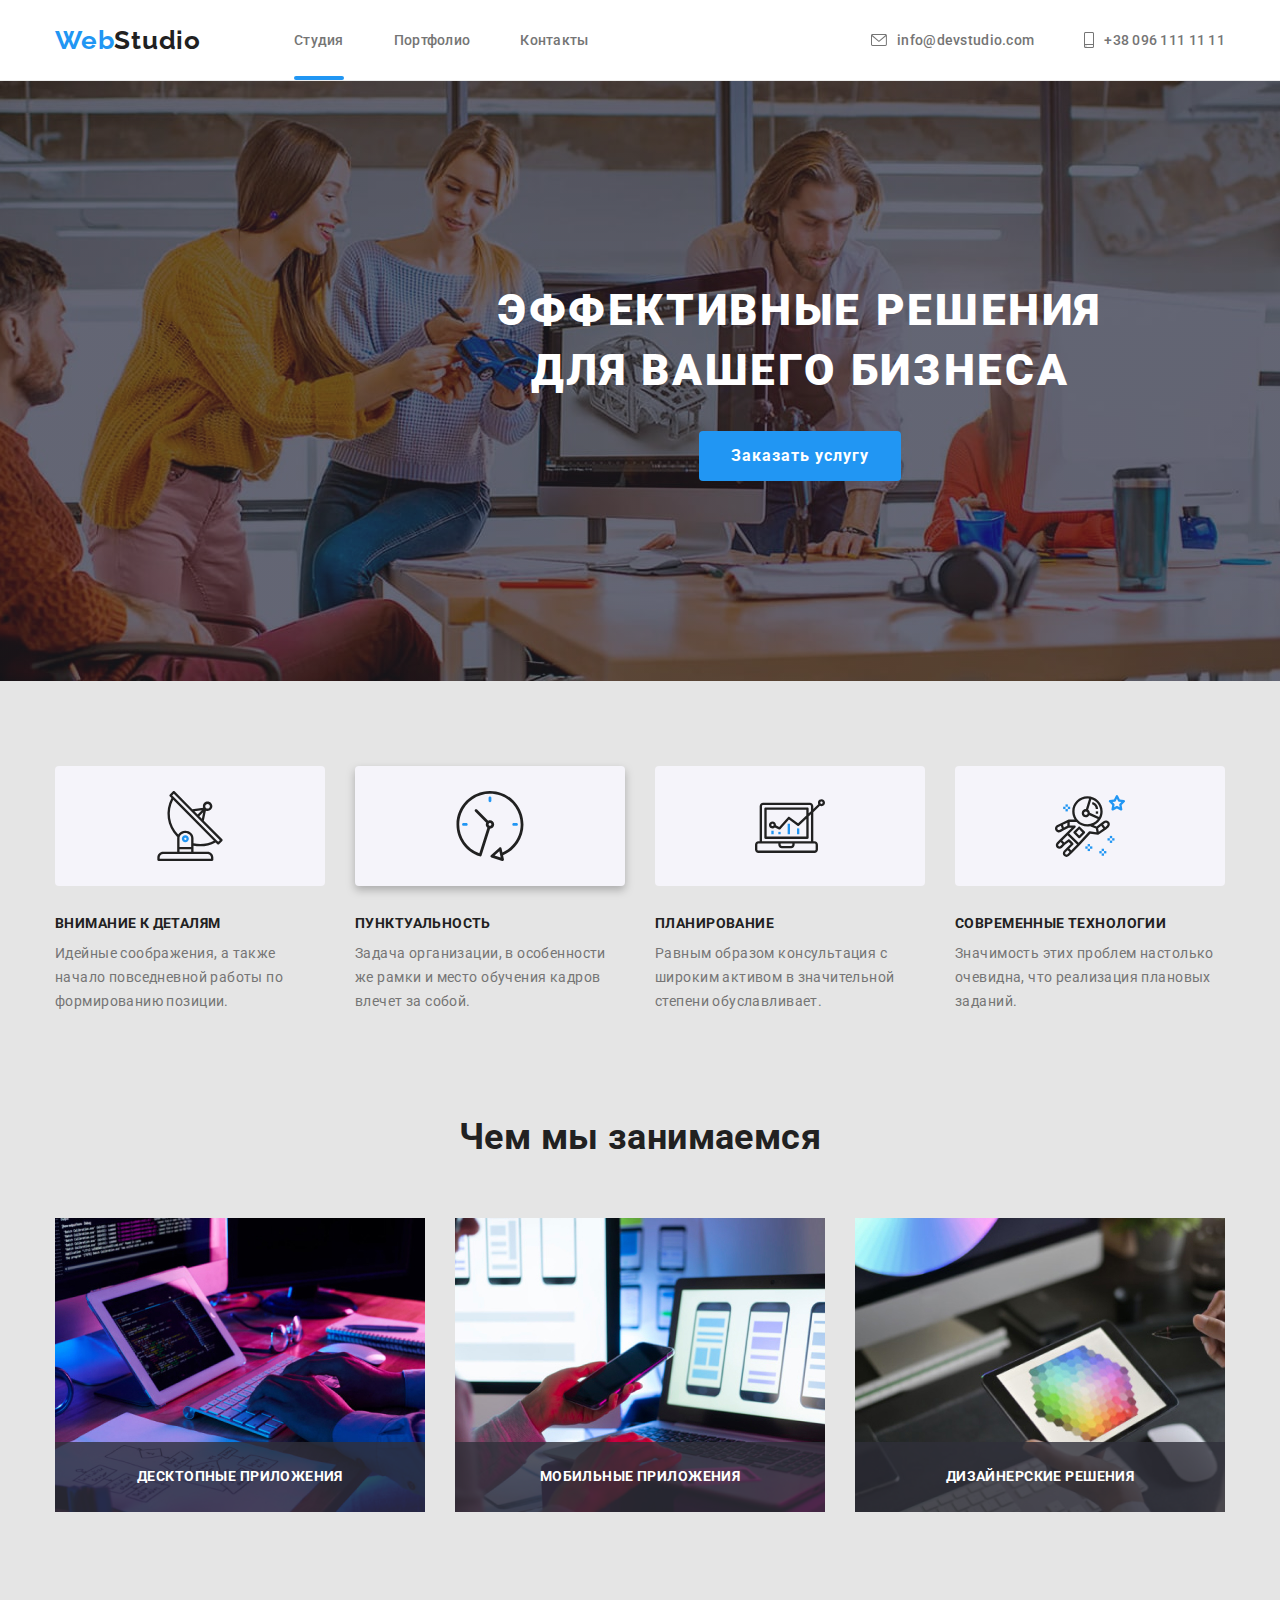
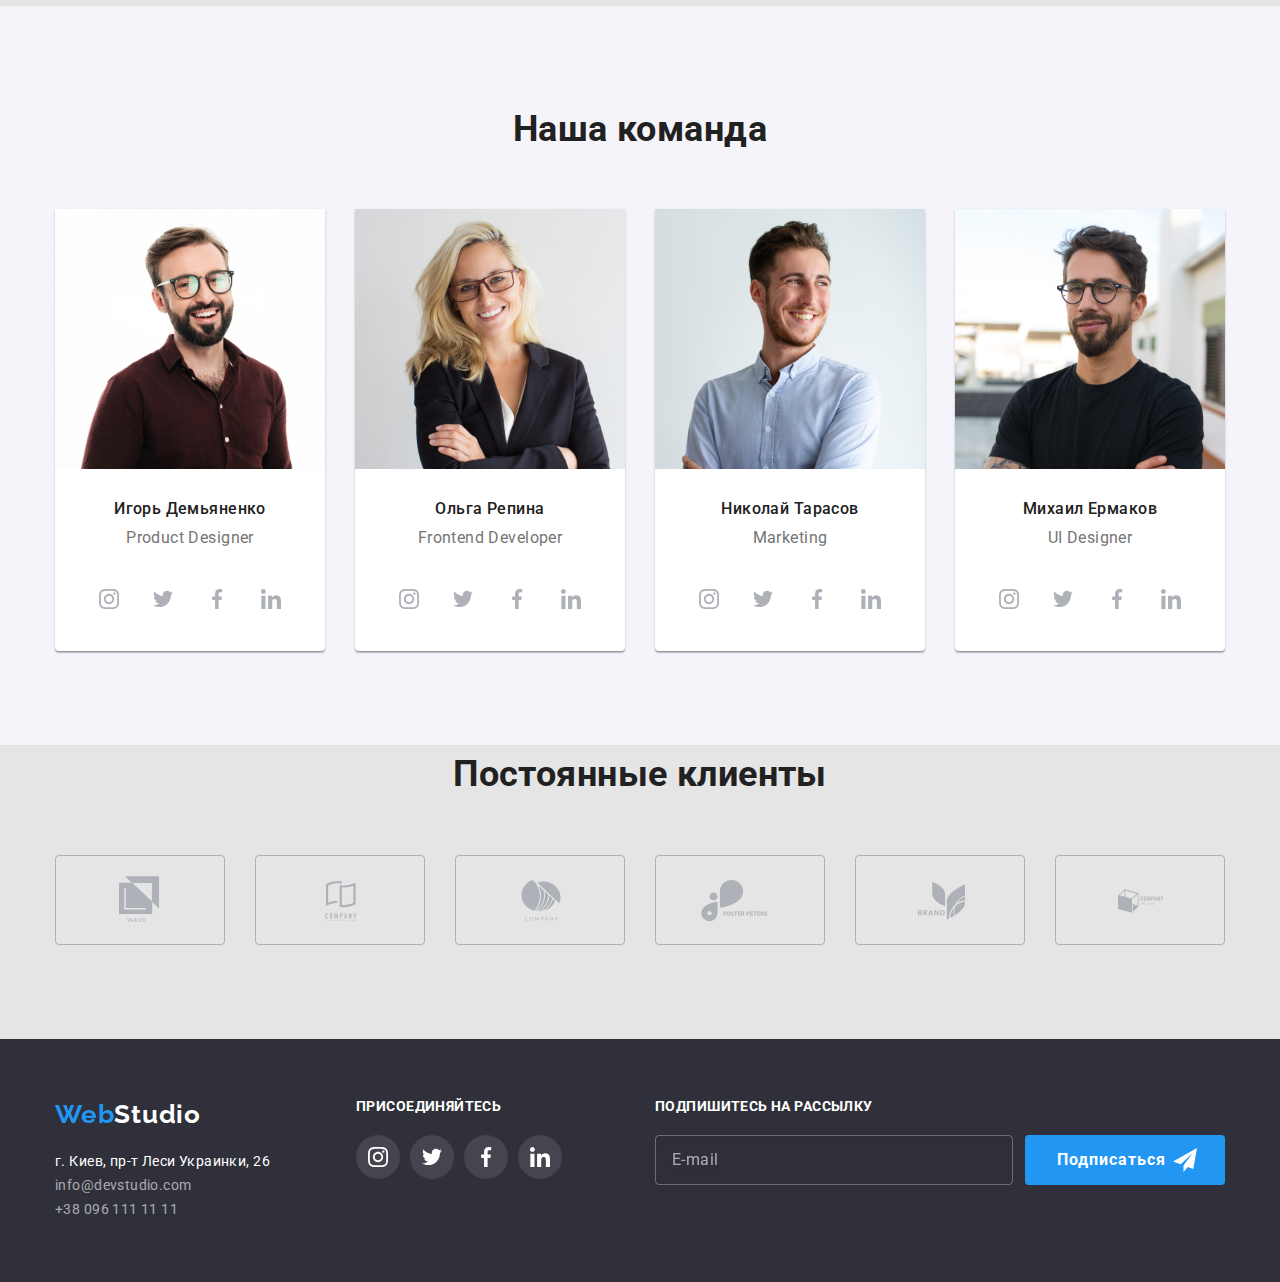
<file: index.html>
<!DOCTYPE html>
<html lang="ru">
    <head>
        <meta charset="UTF-8" />
        <meta name="viewport" content="width=device-width, initial-scale=1.0" />
        <title>WebStudio</title>
        <link rel="preconnect" href="https://fonts.gstatic.com">
        <link href="https://fonts.googleapis.com/css2?family=Raleway:wght@400;700&family=Roboto:wght@400;500;700;900&display=swap" rel="stylesheet">
        <link rel="stylesheet" href="https://cdnjs.cloudflare.com/ajax/libs/modern-normalize/1.0.0/modern-normalize.css">
        <link rel="stylesheet" href="./css/main.min.css">
      </head>
      
     <body>
        <header class="bg-color-white">
            <div class="container header-container">
                <a href="./index.html" class="logo-color-header heder-logo">
                    <span class="logo-color">Web</span>Studio
                </a>
                <nav class="navigation">
                    <ul class="list menu">
                            <li class="menu-item"> 
                                <a href="./index.html" class="link current menu-link">Студия</a>
                        </li>
                            <li class="menu-item"> 
                                <a href="./portfolio.html" class="link menu-link ">Портфолио</a>
                        </li>
                            <li class="menu-item"> 
                                <a href="" class="link menu-link">Контакты</a>
                        </li>
                    </ul>  
                </nav>
            
    
                <ul class="list menu">
                    <li class="menu-item header-svg">
                        <a href="mailto:info@devstudio.com" class="link menu-link contacts header-svg-linc">info@devstudio.com
                            <svg class="header-svg-icon" width="16px" height="12px" >
                                <use href="./images/symbol-defs.svg#icon-envelope"></use>
                            </svg>
                        </a>
                    </li>
                    <li class="menu-item">
                        <a href="tel:+380961111111" class="link menu-link contacts header-svg-linc">+38 096 111 11 11
                            <svg class="header-svg-icon" width="10px" height="16px" >
                                <use href="./images/symbol-defs.svg#icon-smartphone"></use>
                            </svg>
                        </a>
                    </li>
                 </ul>
            </div>
        </header>
    
    <main>
        
        <div>
        <section class="bg-color-dark">
            <div class="overlay">
                <div class="container hero-content">
                <h1 class="page-title">Эффективные решения для вашего бизнеса</h1>
                    <button class="btn btn-studia" type="button" data-modal-open>
                            Заказать услугу
                    </button>
                    <div class="backdrop is-hidden" data-modal>
                        <div class="modal">
                        <button class="modal-botton close" data-modal-close>
                            <svg class="modal-botton-icon">
                                <use href="./images/symbol-defs.svg#icon-close"></use>
                            </svg>
                        </button>

                        <div class="modal-form">
                            <p class="modal-form-title"><b>Оставьте свои данные, мы вам перезвоним</b></p>
                            <form class="form">
                                <div class="form-field">
                                    <label for="name" class="form-label">Имя</label>
                                    <span class="svg-position">
                                    <input type="text" class="form-input" name="name" id="name">
                                    <span class="form-icon">
                                    <svg class="form-icon-svg"  height= "12px" width="12px">
                                        <use href="./images/symbol-defs.svg#icon-person-black"></use>
                                     </svg>
                                    </span>
                                </span>
                                </div> 

                                <div class="form-field">
                                    <label for="tel" class="form-label">Телефон</label>
                                    <span class="svg-position">
                                    <input type="tel" class="form-input" name="tel" id="tel" required pattern="[0-9]{10}">
                                    <span class="form-icon">
                                        <svg class="form-icon-svg"  height= "13px" width="13px">
                                            <use href="./images/symbol-defs.svg#icon-phone-black"></use>
                                         </svg>
                                    </span>
                                    </span>
                                </div>
                               

                                <div class="form-field">
                                    <label for="mail" class="form-label">Почта</label>
                                    <span class="svg-position">
                                    <input type="email" class="form-input" name="mail" id="mail">
                                    <span class="form-icon">
                                        <svg class="form-icon-svg"  height= "12px" width="15px">
                                            <use href="./images/symbol-defs.svg#icon-email-black"></use>
                                         </svg>
                                    </span>
                                    </span>
                                </div>
                                
                                <div class="form-field">
                                    <label for="comment" class="form-label">Коментарий</label>
                                    <textarea class="form-texterea" name="comment" id="comment" rows="7" placeholder="Введите текст"></textarea>
                                </div>

                                <div class="form-checkbox">
                                    <label class="form-label"> 
                                        <input type="checkbox" name="policy" class="checkbox">
                                    <span class="lebel-checkbox"></span>
                                    Соглашаюсь с рассылкой и принимаю <a href="">Условия договора</a>
                                </label>
                                </div>

                                <button type="submit" class="btn btn-studia btn-form">Отправить</button>

                            </form>
                        
                        </div>
                        </div>
                    </div>
                </div>
            </div>
        </section>
    </div>
        

            
    
       <section class="section">
            <div class="container">
                <h2 class="visually-hidden">Наши преимущества</h2>
                <ul class="list benefits flexbox">
                    <li class="content-box image-1 bgimage">
                        <h3 class="section-title-caps title-caps-1">Внимание к деталям</h3>
                        <p>Идейные соображения, а также начало повседневной работы по формированию позиции.</p>
                    </li>
                    <li class="content-box image-2 bgimage">
                        <h3 class="section-title-caps title-caps-1">Пунктуальность</h3>
                        <p>Задача организации, в особенности же рамки и место обучения кадров влечет за собой.</p>
                    </li>
                    <li class="content-box image-3 bgimage">
                        <h3 class="section-title-caps title-caps-1">Планирование</h3>
                        <p>Равным образом консультация с широким активом в значительной степени обуславливает.</p>
                    </li>
                    <li class="content-box image-4 bgimage">
                        <h3 class="section-title-caps title-caps-1">Современные технологии</h3>
                        <p>Значимость этих проблем настолько очевидна, что реализация плановых заданий.</p>
                    </li>
                </ul>
           </div>
        </section>
    
        <section class="section">
            <div class="container">
                <h2 class="section-title">Чем мы занимаемся</h2>
                <ul class="list flexbox">
                    <li class="fleximg position-bloc"><img src="./images/work_1.jpg" alt="разработка сайтов" width="370">
                    <h3 class="section-title-caps title-caps-2">Десктопные приложения</h3> 
                </li>    
                    <li class="fleximg position-bloc"><img src="./images/work_2.jpg" alt="разработка телефонных приложений" width="370">
                    <h3 class="section-title-caps title-caps-2">Мобильные приложения</h3> 
                </li>
                    <li class="fleximg position-bloc"><img src="./images/work_3.jpg" alt="дизайн" width="370">
                    <h3 class="section-title-caps title-caps-2">Дизайнерские решения</h3> 
                </li>
                </ul> 
            </div>
        </section>
    
        <section class="section bg-color-blu">
            <div class="container">
                <h2 class="section-title">Наша команда</h2>
                <ul class="list flexbox">
                    <li class="content-box command"><img src="./images/product_designer.jpg" alt="Игорь Демьяненко Product Designer" width="270"/>
                        <h3 class="section-title-mini workers-text">Игорь Демьяненко</h3>
                        <p lang="en" class="paragraf">Product Designer</p>
                        <ul class="list social-icons">
                            <li class="social-icons-item"><a class="social-icons-linc" href="">
                                 <svg class="social-icon-svg">
                                    <use href="./images/symbol-defs.svg#icon-instagram-1"></use>
                                 </svg>
                                </a>
                            </li>
                            <li class="social-icons-item"><a class="social-icons-linc" href="">
                                <svg class="social-icon-svg">
                                    <use href="./images/symbol-defs.svg#icon-twitter-1"></use>
                            
                                 </svg>
                                </a>
                            </li>
                            <li class=" social-icons-item"><a class="social-icons-linc" href="">
                                <svg class="social-icon-svg">
                                    <use href="./images/symbol-defs.svg#icon-facebook-1"></use>
                            
                                 </svg>
                                </a>
                            </li>
                            <li class="social-icons-item"><a class="social-icons-linc" href="">
                                <svg class="social-icon-svg">
                                    <use href="./images/symbol-defs.svg#icon-linkedin-1"></use>
                            
                                 </svg>
                                </a>
                            </li>
                        </ul>
            
                        
                    </li>
                    <li class="content-box command"><img src="./images/frontend_developer.jpg" alt="Ольга Репина Frontend Developer" width="270"/>
                        <h3 class="section-title-mini workers-text">Ольга Репина</h3>
                        <p lang="en" class="paragraf">Frontend Developer</p>
                        <ul class="list social-icons">
                            <li class="social-icons-item"><a class="social-icons-linc" href="">
                                 <svg class="social-icon-svg">
                                    <use href="./images/symbol-defs.svg#icon-instagram-1"></use>
                                 </svg>
                                </a>
                            </li>
                            <li class="social-icons-item"><a class="social-icons-linc" href="">
                                <svg class="social-icon-svg">
                                    <use href="./images/symbol-defs.svg#icon-twitter-1"></use>
                            
                                 </svg>
                                </a>
                            </li>
                            <li class=" social-icons-item"><a class="social-icons-linc" href="">
                                <svg class="social-icon-svg">
                                    <use href="./images/symbol-defs.svg#icon-facebook-1"></use>
                            
                                 </svg>
                                </a>
                            </li>
                            <li class="social-icons-item"><a class="social-icons-linc" href="">
                                <svg class="social-icon-svg">
                                    <use href="./images/symbol-defs.svg#icon-linkedin-1"></use>
                            
                                 </svg>
                                </a>
                            </li>
                        </ul>
                    </li>
                    <li class="content-box command"><img src="./images/marketing.jpg" alt="Николай Тарасов Marketing" width="270"/>
                        <h3 class="section-title-mini workers-text">Николай Тарасов</h3>
                        <p lang="en" class="paragraf">Marketing</p>
                        <ul class="list social-icons">
                            <li class="social-icons-item"><a class="social-icons-linc" href="">
                                 <svg class="social-icon-svg">
                                    <use href="./images/symbol-defs.svg#icon-instagram-1"></use>
                                 </svg>
                                </a>
                            </li>
                            <li class="social-icons-item"><a class="social-icons-linc" href="">
                                <svg class="social-icon-svg">
                                    <use href="./images/symbol-defs.svg#icon-twitter-1"></use>
                            
                                 </svg>
                                </a>
                            </li>
                            <li class=" social-icons-item"><a class="social-icons-linc" href="">
                                <svg class="social-icon-svg">
                                    <use href="./images/symbol-defs.svg#icon-facebook-1"></use>
                            
                                 </svg>
                                </a>
                            </li>
                            <li class="social-icons-item"><a class="social-icons-linc" href="">
                                <svg class="social-icon-svg">
                                    <use href="./images/symbol-defs.svg#icon-linkedin-1"></use>
                            
                                 </svg>
                                </a>
                            </li>
                        </ul>
                    </li>
                    <li class="content-box command"><img src="./images/uidesigner.jpg" alt="Михаил Ермаков UI Designer" width="270"/>
                        <h3 class="section-title-mini workers-text">Михаил Ермаков</h3>
                        <p lang="en" class="paragraf">UI Designer</p>
                        <ul class="list social-icons">
                            <li class="social-icons-item"><a class="social-icons-linc" href="">
                                 <svg class="social-icon-svg">
                                    <use href="./images/symbol-defs.svg#icon-instagram-1"></use>
                                 </svg>
                                </a>
                            </li>
                            <li class="social-icons-item"><a class="social-icons-linc" href="">
                                <svg class="social-icon-svg">
                                    <use href="./images/symbol-defs.svg#icon-twitter-1"></use>
                            
                                 </svg>
                                </a>
                            </li>
                            <li class="social-icons-item"><a class="social-icons-linc" href="">
                                <svg class="social-icon-svg">
                                    <use href="./images/symbol-defs.svg#icon-facebook-1"></use>
                            
                                 </svg>
                                </a>
                            </li>
                            <li class="social-icons-item"><a class="social-icons-linc" href="">
                                <svg class="social-icon-svg">
                                    <use href="./images/symbol-defs.svg#icon-linkedin-1"></use>
                            
                                 </svg>
                                </a>
                            </li>
                        </ul>
                    </li>  
                </ul>
            </div>
        </section>

        <section class="section">
            <div class="container">
                <h2 class="section-title">Постоянные клиенты</h2>
                <ul class="list flexbox">
                    <li class="flexsvg"> <a class="flexsvg-linc" href="">
                        <svg class="client-svg"  height= "49.22px" width="44.26px">
                            <use href="./images/symbol-defs.svg#icon-logo-1"></use>
                        </svg>
                    </a></li>    
                    <li class="flexsvg"> <a class="flexsvg-linc" href="">
                        <svg class="client-svg" height= "40px" width="52px">
                            <use href="./images/symbol-defs.svg#icon-logo-2"></use>
                        </svg>
                    </a></li>
                    <li class="flexsvg"> <a class="flexsvg-linc" href="">
                        <svg class="client-svg" height= "41px" width="42.6px">
                            <use href="images/symbol-defs.svg#icon-logo-3"></use>
                        </svg>
                    </a></li>
                    <li class="flexsvg"> <a class="flexsvg-linc" href="">
                        <svg class="client-svg" height= "42.02px" width="79.65px">
                            <use href="images/symbol-defs.svg#icon-logo-4"></use>
                        </svg>
                    </a></li>    
                    <li class="flexsvg"> <a class="flexsvg-linc" href="">
                        <svg class="client-svg" height= "59px" width="47px">
                            <use href="images/symbol-defs.svg#icon-logo-5"></use>
                        </svg>
                    </a></li>
                    <li class="flexsvg"> <a class="flexsvg-linc" href="">
                        <svg class="client-svg" height= "88.48px" width="45.44px">
                            <use href="images/symbol-defs.svg#icon-logo-6"></use>
                        </svg>
                    </a></li>
                </ul> 
            </div>
        </section>
    </main>

    <footer class="bg-color-dark-footer">
        <div class="container footer-container bloc">
            <div class="footer-bloc addres-bloc">
            <a href="index.html#studia" class="logo logo-color-footer link-hf">
                <span class="logo-color">Web</span>Studio
            </a>
            <address>
                <ul class="list"> 
                    <li><a href="https://goo.gl/maps/6ceKZBEV4WaBG7hH8" class="link footer-text address-color" target="blank" rel="noopener norefere">г. Киев, пр-т Леси Украинки, 26</a></li>
                    <li><a href="mailto:info@devstudio.com" class="link footer-text mt-color">info@devstudio.com</a> <br></li>
                    <li><a href="tel:+380961111111" class="link footer-text mt-color">+38 096 111 11 11</a></li>
                </ul>
            </address>
             </div>
    
            <div class="footer-bloc">
                <h2 class="section-title-caps title-caps-1 social-network-title">Присоединяйтесь</h2>
                <ul class="list flexbox">
                    <li class="social-icons-item"> <a class="social-icons-linc footer-svg-linc" href="">
                        <svg class="footer-svg-icon">
                            <use href="./images/symbol-defs.svg#icon-instagram-1"></use>
                        </svg>
                    </a></li>  
    
                    <li class="social-icons-item"> <a class="social-icons-linc footer-svg-linc" href="">
                            <svg class="footer-svg-icon">
                                <use href="./images/symbol-defs.svg#icon-twitter-1"></use>
                            </svg>
                    </a></li>  
    
                    <li class="social-icons-item"> <a class="social-icons-linc footer-svg-linc" href="">
                        <svg class="footer-svg-icon">
                            <use href="./images/symbol-defs.svg#icon-facebook-1"></use>
                        </svg>
                     </a></li>
    
                     <li class="social-icons-item"> <a class="social-icons-linc footer-svg-linc" href="">
                    <svg class="footer-svg-icon">
                        <use href="./images/symbol-defs.svg#icon-linkedin-1"></use>
                    </svg>
                     </a></li>
    
                </ul>
            </div>

            <div class="footer-form">
                <h2 class="section-title-caps title-caps-1 social-network-title">Подпишитесь на рассылку</h2>
                <form>
                    <div class="footer-email">
                    <div class="footer-email-form">
                        <input type="email" name="email" placeholder="E-mail">
                    </div>
                    <button type="submit" class="btn btn-studia">Подписаться
                        <span class="footer-btn-svg">
                        <svg class="footer-icon-svg">
                            <use href="images/symbol-defs.svg#icon-icon-send"></use>
                        </svg>
                    </span>
                    </button>
                    </div>
                </form>

            </div>
    
        </div>
    
        
    </footer>

  <script src="./js/modal.js"></script>
  </body>
</html>
</file>
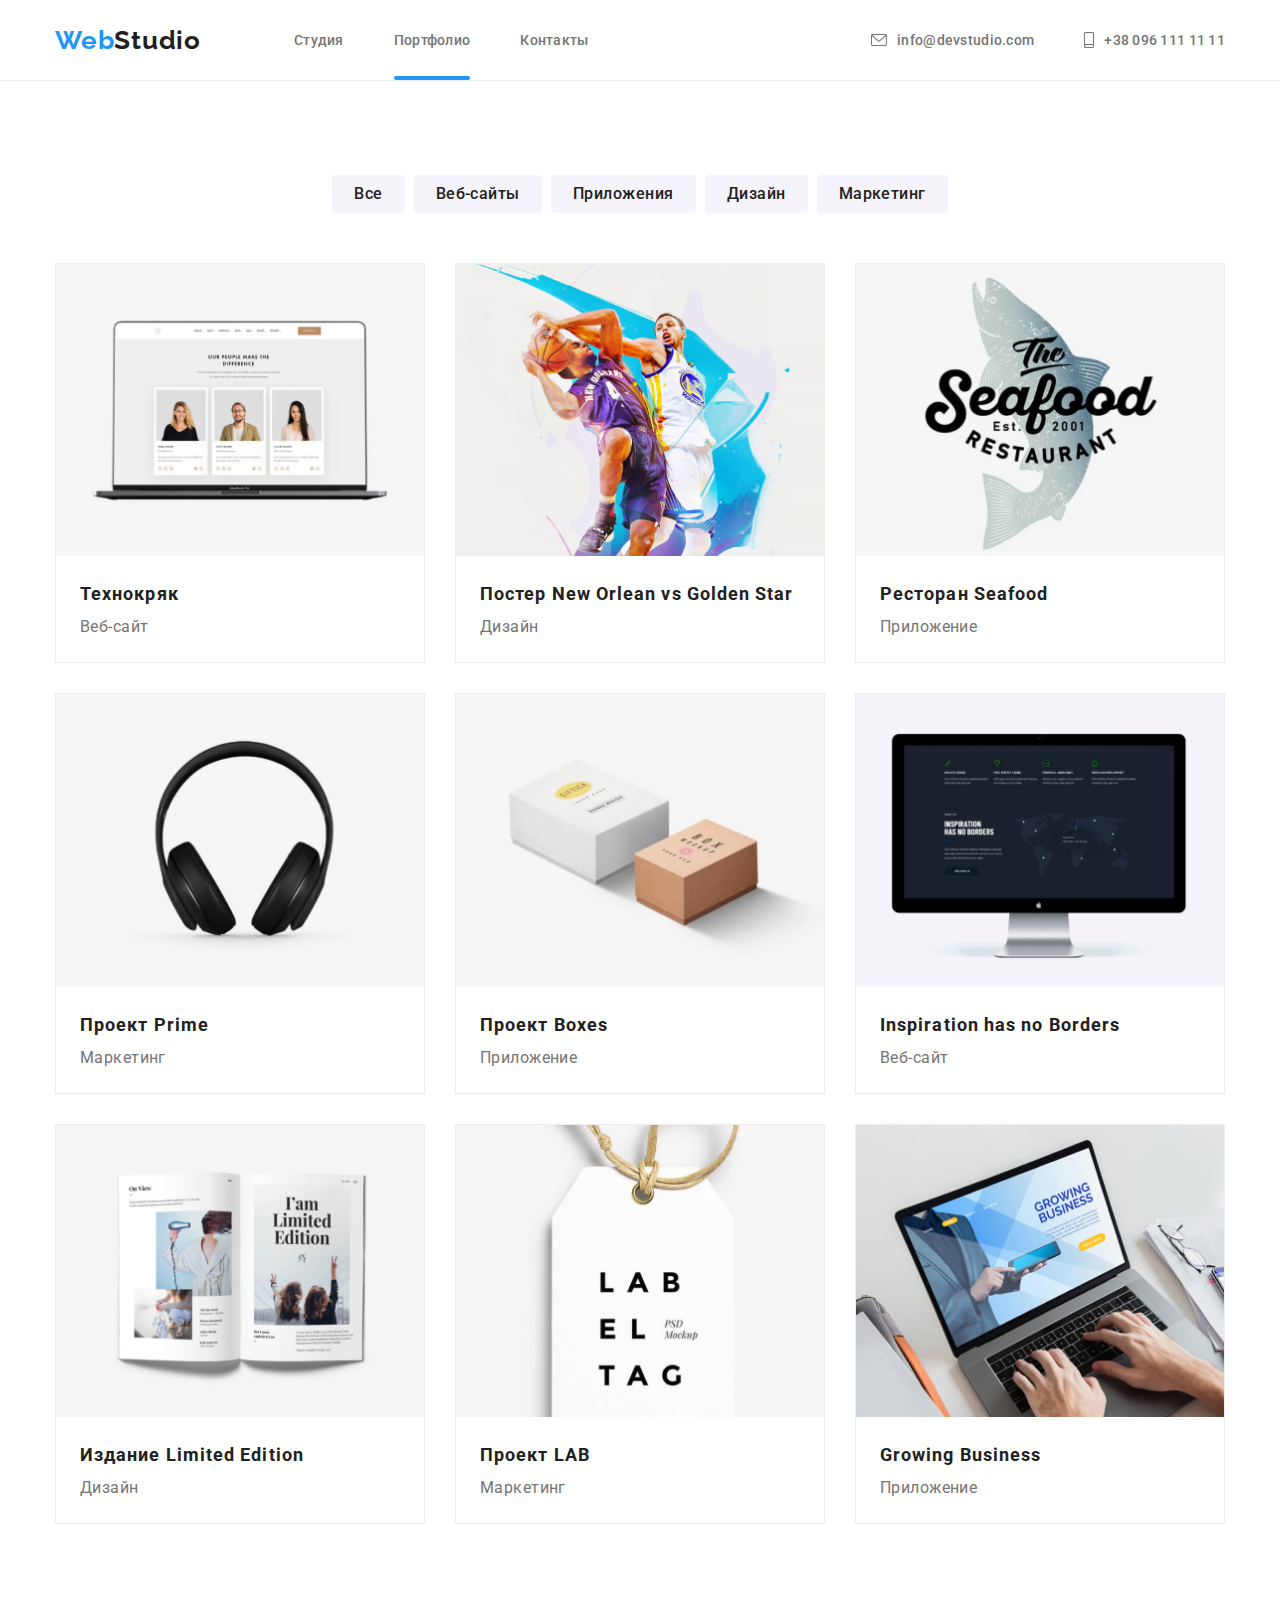
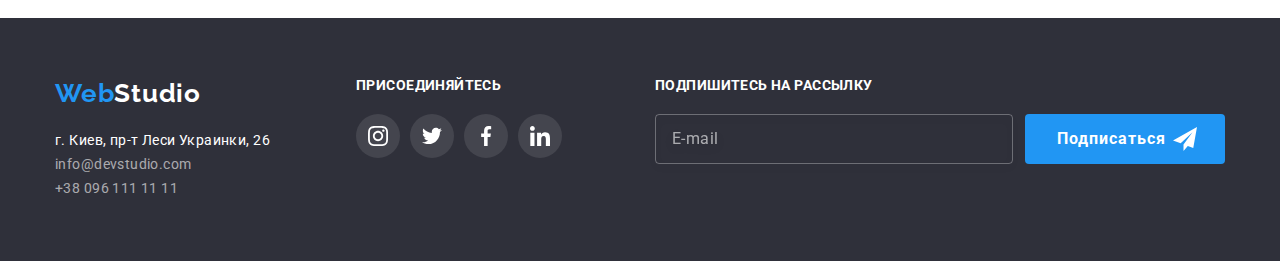
<file: portfolio.html>
<!DOCTYPE html>
<html lang="en">
<head>
    <meta charset="UTF-8">
    <meta name="viewport" content="width=device-width, initial-scale=1.0">
    <title>WebStudio</title>
    <link rel="preconnect" href="https://fonts.gstatic.com">
    <link href="https://fonts.googleapis.com/css2?family=Raleway:wght@400;700&family=Roboto:wght@400;500;700;900&display=swap" rel="stylesheet">
    <link rel="stylesheet" href="https://cdnjs.cloudflare.com/ajax/libs/modern-normalize/1.0.0/modern-normalize.css">
    <link rel="stylesheet" href="./css/main.min.css">
</head>
    
<body>
    
    <header class="bg-color-white">
        <div class="container header-container">
            <a href="./index.html" class="logo logo-color-header heder-logo">
                <span class="logo-color">Web</span>Studio
            </a>
            <nav class="navigation">
                <ul class="list menu">
                        <li class="menu-item"> 
                            <a href="./index.html" class="link menu-link">Студия</a>
                    </li>
                        <li class="menu-item"> 
                            <a href="./portfolio.html" class="link menu-link current">Портфолио</a>
                    </li>
                        <li class="menu-item"> 
                            <a href="" class="link menu-link">Контакты</a>
                    </li>
                </ul>  
            </nav>
        

                <ul class="list menu flexbox">
                    <li class="menu-item header-svg">
                        <a href="mailto:info@devstudio.com" class="link menu-link contacts header-svg-linc">info@devstudio.com
                            <svg class="header-svg-icon" width="16px" height="12px" >
                                <use href="./images/symbol-defs.svg#icon-envelope"></use>
                            </svg>
                        </a>
                    </li>
                    <li class="menu-item">
                        <a href="tel:+380961111111" class="link menu-link contacts header-svg-linc">+38 096 111 11 11
                            <svg class="header-svg-icon" width="10px" height="16px" >
                                <use href="./images/symbol-defs.svg#icon-smartphone"></use>
                            </svg>
                        </a>
                    </li>
                 </ul>
        </div>
    </header>
    
   <main >
       <div class="portfolio-container">
        <section>
                <div class="container">
                    <h1 class="visually-hidden section-title">Нашы проекты</h1>
                    <ul class="list menu-portfolio">
                        <li class="menu-portfolio-item"> <button class="btn btn-portfolio" type="button">Все</button> </li>
                        <li class="menu-portfolio-item"> <button class="btn btn-portfolio" type="button">Веб-сайты</button> </li>
                        <li class="menu-portfolio-item"> <button class="btn btn-portfolio" type="button">Приложения</button> </li>
                        <li class="menu-portfolio-item"> <button class="btn btn-portfolio" type="button">Дизайн</button> </li>
                        <li class="menu-portfolio-item"> <button class="btn btn-portfolio" type="button">Маркетинг</button> </li>
                    </ul>
                </div>
            </section>
        
            <section>
                <div class="container">
                    <h2 class="visually-hidden section-title">Ссылки на наши проекты</h2>
                    <ul class="list flexbox">
                        <li class="fleximg prt-box">
                            <div class="tumb">
                                <img src="./images/website.jpg" alt="создание веб сайта" width="370" height="294">
                                <p class="subtext">Технокряк это современная площадка распространения коронавируса. Компании используют эту платформу для цифрового шпионажа и атак на защищённые сервера конкурентов.</p>
                            </div>
                            <h3 class="title-progect">Технокряк</h3>
                        <p class="paragraf-ptf">Веб-сайт</p>

                        </li>
            
                        <li class="fleximg prt-box">
                            <div class="tumb">
                                <img src="./images/design.jpg" alt="дизайн постера" width="370" height="294">
                                <p class="subtext">Технокряк это современная площадка распространения коронавируса. Компании используют эту платформу для цифрового шпионажа и атак на защищённые сервера конкурентов.</p>
                            </div>
                            <h3 class="title-progect">Постер <span lang="en">New Orlean vs Golden Star</span></h3>
                        <p class="paragraf-ptf">Дизайн</p>
                        </li>
            
                        <li class="fleximg prt-box">
                            <div class="tumb">
                                <img src="./images/applications.jpg" alt="приложение для ресторана" width="370" height="294">
                                <p class="subtext">Технокряк это современная площадка распространения коронавируса. Компании используют эту платформу для цифрового шпионажа и атак на защищённые сервера конкурентов.</p>
                            </div>
                            <h3 class="title-progect">Ресторан <span lang="en">Seafood</span></h3>
                        <p class="paragraf-ptf">Приложение</p>
                        </li>
            
                        <li class="fleximg prt-box">
                            <div class="tumb">
                                <img src="./images/project-prime.jpg" alt="маркетинговые проекты" width="370" height="294">
                                <p class="subtext">Технокряк это современная площадка распространения коронавируса. Компании используют эту платформу для цифрового шпионажа и атак на защищённые сервера конкурентов.</p>
                            </div>
                            <h3 class="title-progect">Проект  <span lang="en">Prime</span></h3>
                        <p class="paragraf-ptf">Маркетинг</p>
                        </li>
            
                        <li class="fleximg prt-box">
                            <div class="tumb">
                                <img src="./images/project-boxes.jpg" alt="приложение коробка" width="370" height="294">
                                <p class="subtext">Технокряк это современная площадка распространения коронавируса. Компании используют эту платформу для цифрового шпионажа и атак на защищённые сервера конкурентов.</p>
                            </div>
                            <h3 class="title-progect">Проект <span lang="en">Boxes</span></h3>
                        <p class="paragraf-ptf">Приложение</p>
                        </li>
            
                        <li class="fleximg prt-box">
                            <div class="tumb">
                                <img src="./images/Inspiration-has-no-Borders.jpg" alt="приложение для вдохновения" width="370" height="294">
                                <p class="subtext">Технокряк это современная площадка распространения коронавируса. Компании используют эту платформу для цифрового шпионажа и атак на защищённые сервера конкурентов.</p>
                            </div>
                            <h3 lang="en" class="title-progect">Inspiration has no Borders</h3>
                        <p class="paragraf-ptf">Веб-сайт</p>
                        </li>
            
                        <li class="fleximg prt-box">
                            <div class="tumb">
                                <img src="./images/magazine-Limited-Edition.jpg" alt="дизайн журнала" width="370" height="294">
                                <p class="subtext">Технокряк это современная площадка распространения коронавируса. Компании используют эту платформу для цифрового шпионажа и атак на защищённые сервера конкурентов.</p>
                            </div>
                            <h3 class="title-progect">Издание <span lang="en">Limited Edition</span></h3>
                        <p class="paragraf-ptf">Дизайн</p>
                        </li>
            
                        <li class="fleximg prt-box">
                            <div class="tumb">
                                <img src="./images/project-lab.jpg" alt="проект для магазинов" width="370" height="294">
                                <p class="subtext">Технокряк это современная площадка распространения коронавируса. Компании используют эту платформу для цифрового шпионажа и атак на защищённые сервера конкурентов.</p>
                            </div>
                            <h3 class="title-progect">Проект <span lang="en">LAB</span> </h3>
                        <p class="paragraf-ptf">Маркетинг</p>
                        </li>
            
                        <li class="fleximg prt-box">
                            <div class="tumb">
                                <img src="./images/Growing-Business.jpg" alt="приложение для бизнеса" width="370" height="294">
                                <p class="subtext">Технокряк это современная площадка распространения коронавируса. Компании используют эту платформу для цифрового шпионажа и атак на защищённые сервера конкурентов.</p>
                            </div>
                            <h3 lang="en" class="title-progect">Growing Business</h3>
                        <p class="paragraf-ptf">Приложение</p>
                        </li> 
                    </ul>
                    </div>
         </section>
        </div>

    </main>
    
    <footer class="bg-color-dark-footer">
        <div class="container footer-container bloc">
            <div class="footer-bloc addres-bloc">
            <a href="index.html#studia" class="logo logo-color-footer link-hf">
                <span class="logo-color">Web</span>Studio
            </a>
            <address>
                <ul class="list"> 
                    <li><a href="https://goo.gl/maps/6ceKZBEV4WaBG7hH8" class="link footer-text address-color" target="blank" rel="noopener norefere">г. Киев, пр-т Леси Украинки, 26</a></li>
                    <li><a href="mailto:info@devstudio.com" class="link footer-text mt-color">info@devstudio.com</a> <br></li>
                    <li><a href="tel:+380961111111" class="link footer-text mt-color">+38 096 111 11 11</a></li>
                </ul>
            </address>
             </div>
    
            <div class="footer-bloc">
                <h2 class="section-title-caps title-caps-1 social-network-title">Присоединяйтесь</h2>
                <ul class="list flexbox">
                    <li class="social-icons-item"> <a class="social-icons-linc footer-svg-linc" href="">
                        <svg class="footer-svg-icon">
                            <use href="./images/symbol-defs.svg#icon-instagram-1"></use>
                        </svg>
                    </a></li>  
    
                    <li class="social-icons-item"> <a class="social-icons-linc footer-svg-linc" href="">
                            <svg class="footer-svg-icon">
                                <use href="./images/symbol-defs.svg#icon-twitter-1"></use>
                            </svg>
                    </a></li>  
    
                    <li class="social-icons-item"> <a class="social-icons-linc footer-svg-linc" href="">
                        <svg class="footer-svg-icon">
                            <use href="./images/symbol-defs.svg#icon-facebook-1"></use>
                        </svg>
                     </a></li>
    
                     <li class="social-icons-item"> <a class="social-icons-linc footer-svg-linc" href="">
                    <svg class="footer-svg-icon">
                        <use href="./images/symbol-defs.svg#icon-linkedin-1"></use>
                    </svg>
                     </a>
                    </li>
                </ul>
            </div>

            <div class="footer-form">
                <h2 class="section-title-caps title-caps-1 social-network-title">Подпишитесь на рассылку</h2>
                <form>
                    <div class="footer-email">
                    <div class="footer-email-form">
                        <input type="email" name="email" placeholder="E-mail">
                    </div>
                    <button type="submit" class="btn btn-studia">Подписаться
                        <span class="footer-btn-svg">
                        <svg class="footer-icon-svg">
                            <use href="images/symbol-defs.svg#icon-icon-send"></use>
                        </svg>
                    </span>
                    </button>
                    </div>
                </form>

            </div>
    
        </div>
    
        
    </footer>
      </body>
    </html>
</file>
<file: css/main.min.css>
html{box-sizing:border-box}*,*::before,*::after{box-sizing:inherit}body{font-family:"Roboto",sans-serif;font-weight:400;font-size:14px;line-height:1.71;letter-spacing:0.03em;color:#757575;background-color:#E5E5E5}.container{width:1200px;padding-left:15px;padding-right:15px;margin-right:auto;margin-left:auto}img{display:block;max-width:100%;height:auto}h1,h2,h3,p{margin:0;padding:0}.list{list-style:none;margin:0;padding:0}.heder-logo{color:inherit;text-decoration:none}.link-hf{display:inline-block;margin-bottom:20px;color:inherit;text-decoration:none}.bg-color-white{background:#fff;border-bottom:1px solid #ECECEC;min-height:80px}.header-container{display:flex;align-items:center}.logo-color-header{font-family:"Raleway",sans-serif;font-weight:700;font-size:26px;line-height:1.192;letter-spacing:.03em;color:#212121}.heder-logo{display:inline-block;margin-right:93px;align-items:center}.logo-color{color:#2196F3}.navigation{margin-right:auto}.menu{display:flex;align-items:center}.menu-item:not(:last-child){margin-right:50px}.link{color:inherit;text-decoration:none;transition-duration:250ms;transition-timing-function:cubic-bezier(0.4, 0, 0.2, 1)}.link:hover,.link:focus{color:#2196F3}.menu-link{display:block;padding-top:32px;padding-bottom:32px;font-weight:500;font-size:14px;line-height:1.142;letter-spacing:0.02em;color:#212121}.current{color:#2196F3;padding-bottom:0}.current::after{content:"";display:block;width:100%;height:4px;border-radius:2px;background:#2196F3;margin-top:28px}.menu{display:flex;align-items:center;flex-wrap:wrap}.menu-item:not(:last-child){margin-right:50px}.link{color:inherit;text-decoration:none;transition-duration:250ms;transition-timing-function:cubic-bezier(0.4, 0, 0.2, 1)}.link:hover,.link:focus{color:#2196F3}.contacts{display:block;padding-top:32px;padding-bottom:32px;font-weight:500;font-size:14px;line-height:1.142;letter-spacing:0.02em;color:#212121;color:#757575}.header-svg-linc{display:flex;justify-content:center;align-items:center;flex-direction:row-reverse;transition-duration:250ms;transition-timing-function:cubic-bezier(0.4, 0, 0.2, 1)}.header-svg-linc:hover .header-svg-icon,.header-svg-linc:focus .header-svg-icon{fill:#2196F3}.header-svg-icon{fill:#757575;margin-right:10px}.bg-color-dark{min-height:600px;background-color:#2F303A}.overlay{position:relative;height:600px;max-width:1600px;margin-left:auto;margin-right:auto;background-image:linear-gradient(to right, rgba(47,48,58,0.4), rgba(47,48,58,0.4)),url(../images/header-img-min.jpg);background-repeat:no-repeat;background-position:center;background-size:cover}.hero-content{display:inline-block;width:696px;margin-left:452px;margin-right:452px;margin-top:200px}.page-title{color:#fff;font-size:44px;font-weight:900;line-height:1.36;letter-spacing:0.06em;text-align:center;text-transform:uppercase;margin-bottom:30px;margin-top:auto}.btn{display:inline-block;font-family:inherit;font-size:16px;text-align:center;border-radius:4px}.btn-studia{position:relative;display:flex;margin:auto;font-weight:700;line-height:1.87;align-items:center;min-width:200px;padding:10px 32px;letter-spacing:0.06em;color:#fff;background-color:#2196F3;border:none;transition-duration:250ms;transition-timing-function:cubic-bezier(0.4, 0, 0.2, 1)}.btn-form{justify-content:center;padding-right:55px;padding-left:55px;box-shadow:0px 4px 4px rgba(0,0,0,0.15)}.backdrop{position:fixed;top:0;bottom:0;left:0;right:0;background-color:rgba(0,0,0,0.2);z-index:100;opacity:1;transition:all 0.3s}.backdrop.is-hidden{visibility:hidden;opacity:0;pointer-events:none;transform:scale(0.5)}.is-hidden{position:relative}.modal{position:absolute;width:100%;max-width:528px;height:581px;top:140px;left:50%;transform:translate(-50%, 0);background-color:#fff}.modal-botton{position:absolute;top:8px;right:8px;display:flex;justify-content:center;align-items:center;width:30px;height:30px;padding:0;border-radius:50%;background-color:#fff;border:1px solid #000000}.modal-botton-icon{width:11px;height:11px;fill:#000000;transition-duration:250ms;transition-timing-function:cubic-bezier(0.4, 0, 0.2, 1)}.close:hover .modal-botton-icon,.close:focus .modal-botton-icon{fill:#2196F3}.modal-form-title{padding:40px 40px 12px 40px;font-size:20px;line-height:1.17;color:#212121;text-align:center}.form{height:100%;padding-left:40px;padding-right:40px}.form-field{position:relative;display:flex;flex-direction:column;margin-bottom:10px;font-size:12px;line-height:1.17;letter-spacing:0.01em}.form-field textarea::placeholder{font-size:12px;line-height:1.17;letter-spacing:0.01em;color:rgba(117,117,117,0.5)}.form-field .form-label{display:block;margin-bottom:4px}.form-label{display:block;margin-bottom:4px}.svg-position{position:relative}.form-input,.form-texterea{width:100%;margin:0;font:inherit;border:1px solid rgba(33,33,33,0.2);border-radius:4px;outline:none;transition-duration:250ms;transition-timing-function:cubic-bezier(0.4, 0, 0.2, 1)}.form-input{position:relative;padding:12px 12px 12px 42px;margin:0;font:inherit}.form-input:focus+.form-icon .form-icon-svg{fill:#2196F3}.form-input:focus{border-color:#2196F3}.form-texterea:focus{border-color:#2196F3}.form-input:-webkit-autofill:hover,.form-input:-webkit-autofill,.form-input:-webkit-autofill:focus{-webkit-text-fill-color:inherit;-webkit-box-shadow:0 0 0px 1000px #fff inset}.form-icon{position:absolute;top:50%;left:12px;transform:translateY(-50%);display:flex;justify-content:center;align-items:center;width:18px;height:18px}.form-icon-svg{fill:#212121;transition-duration:250ms;transition-timing-function:cubic-bezier(0.4, 0, 0.2, 1)}.form-texterea{padding:12px 16px;margin-bottom:20px;resize:none}.form-checkbox{display:flex;justify-content:center;align-items:center;margin-bottom:20px;padding-left:12px}.checkbox{position:absolute !important;clip:rect(1px 1px 1px 1px);clip:rect(1px, 1px, 1px, 1px);padding:0 !important;border:0 !important;height:1px !important;width:1px !important;overflow:hidden}.checkbox:checked+.lebel-checkbox{border-color:#2196F3;background-color:#2196F3;background-image:url(../images/icon-check.svg);background-size:contain;background-origin:border-box}.lebel-checkbox{display:inline-flex;width:16px;height:15px;margin-right:7px;border:2px solid #212121;border-radius:2px;transition-duration:250ms;transition-timing-function:cubic-bezier(0.4, 0, 0.2, 1)}.btn{display:inline-block;font-family:inherit;font-size:16px;text-align:center;border-radius:4px}.btn-studia{position:relative;display:flex;margin:auto;font-weight:700;line-height:1.87;align-items:center;min-width:200px;padding:10px 32px;letter-spacing:0.06em;color:#fff;background-color:#2196F3;border:none;transition-duration:250ms;transition-timing-function:cubic-bezier(0.4, 0, 0.2, 1)}.btn-studia:hover,.btn-studia:focus{background-color:#fff;color:#2196F3}.btn-studia:hover .footer-icon-svg,.btn-studia:focus .footer-icon-svg{fill:#2196F3}.footer-btn-svg{position:absolute;left:148px;top:13px;width:24px;height:24px}.footer-icon-svg{width:24px;height:24px;fill:#fff;transition-duration:250ms;transition-timing-function:cubic-bezier(0.4, 0, 0.2, 1)}.btn-portfolio{font-weight:500;line-height:1.62;letter-spacing:0.03em;color:#212121;background-color:#F5F4FA;border:none;padding:6px 22px;transition-duration:250ms;transition-timing-function:cubic-bezier(0.4, 0, 0.2, 1)}.btn-portfolio:hover,.btn-portfolio:focus{background-color:#2196F3;color:#fff}.logo{font-family:"Raleway",sans-serif;font-weight:700;font-size:26px;line-height:1.192;letter-spacing:0.03em}.logo-color-footer{color:#fff}.section-title{color:#212121;font-weight:700;font-size:36px;line-height:1.66;text-align:center;margin-bottom:50px}.section-title-mini{font-size:16px;line-height:1.187;font-weight:500;text-align:center;color:#212121}.title-caps-1{color:#212121;margin-bottom:10px}.title-caps-2{position:absolute;bottom:0;left:0;color:#fff;text-align:center;width:100%;padding-top:27px;padding-bottom:27px;background-color:rgba(47,48,58,0.8)}.section-title-caps{font-weight:700;font-size:14px;line-height:1.14;text-transform:uppercase}.social-network-title{color:#fff;margin-bottom:20px}.title-progect{font-weight:700;font-size:18px;line-height:2;letter-spacing:0.06em;color:#212121;margin-left:24px;margin-right:24px;margin-top:20px;z-index:99}.paragraf{font-size:16px;line-height:1.187;text-align:center;margin-bottom:30px}.paragraf-ptf{font-size:16px;line-height:1.87;margin-left:24px;margin-right:24px;margin-bottom:20px;z-index:99}.footer-text{font-weight:400;font-size:14px;line-height:1.71;margin-top:0;margin-bottom:9px;bottom:0}.address-color{color:#fff}.mt-color{color:rgba(255,255,255,0.6)}address{font-style:normal}.bg-color-dark-footer{background-color:#2F303A}.bg-color-dark{min-height:600px}.footer-container{padding-bottom:60px;padding-top:60px}.bg-color-blu{background:#F5F4FA;padding-top:94px}.subtext{position:absolute;left:0;top:0;transform:translateY(294px);height:294px;width:100%;padding:63px 24px;font-size:18px;line-height:1.55;color:#fff;background-color:rgba(33,150,243,0.9);transition:transform 250ms cubic-bezier(0.4, 0, 0.2, 1)}.tumb{position:relative;overflow:hidden}.prt-box:hover .subtext{transform:translateY(0)}.nav{margin-bottom:9px}.section{padding-bottom:94px}.flexbox{display:flex;flex-wrap:wrap}.content-box{flex-basis:270px;margin-right:30px;margin-bottom:30px}.content-box:nth-child(4n){margin-right:0}.content-box:nth-last-child(-n+4){margin-bottom:0}.benefits{padding-top:85px}.flexsvg{width:170px;height:90px;border:1px solid #AFB1B8;border-radius:4px}.flexsvg:not(:last-child){margin-right:30px}.flexsvg-linc{display:flex;justify-content:center;align-items:center;height:90px;width:170px;background-color:inherit;transition-duration:250ms;transition-timing-function:cubic-bezier(0.4, 0, 0.2, 1)}.client-svg{fill:#AFB1B8}.flexsvg-linc:hover .client-svg,.flexsvg-linc:focus .client-svg{fill:#2196F3}.fleximg{flex-basis:370px;margin-right:30px;margin-bottom:30px}.position-bloc{position:relative}.fleximg:nth-child(3n){margin-right:0}.fleximg:nth-last-child(-n+3){margin-bottom:0}.prt-box{border:1px solid #eee;transition-duration:250ms;transition-timing-function:cubic-bezier(0.4, 0, 0.2, 1)}.prt-box:hover,.prt-box:focus{box-shadow:0px 1px 1px rgba(0,0,0,0.12),0px 4px 4px rgba(0,0,0,0.06),1px 4px 6px rgba(0,0,0,0.16)}.command{background:#FFFFFF;box-shadow:0px 1px 3px rgba(0,0,0,0.12),0px 1px 1px rgba(0,0,0,0.14),0px 2px 1px rgba(0,0,0,0.2);border-radius:0px 0px 4px 4px}.visually-hidden{position:absolute !important;clip:rect(1px 1px 1px 1px);clip:rect(1px, 1px, 1px, 1px);padding:0 !important;border:0 !important;height:1px !important;width:1px !important;overflow:hidden}.workers-text{margin-top:30px;margin-bottom:10px}.menu-portfolio{display:flex;align-items:center;justify-content:center;margin-bottom:50px}.menu-portfolio-item:not(:last-child){padding-right:9px}.portfolio-container{padding-top:94px;padding-bottom:94px;background-color:#fff}.bgimage::before{display:block;height:120px;width:270px;margin-bottom:30px;content:"";background-color:#F5F4FA;background-position:center;background-repeat:no-repeat;border-radius:4px}.image-1::before{background-image:url(../images/antenna-1.svg)}.image-2::before{background-image:url(../images/clock-1.svg);filter:drop-shadow(0px 4px 4px rgba(0,0,0,0.25))}.image-3::before{background-image:url(../images/diagram-1.svg)}.image-4::before{background-image:url(../images/astronaut.svg)}.social-icons{display:flex;margin-left:32px;margin-right:32px;margin-bottom:30px;margin-top:16px}.social-icons-item:not(:last-child){margin-right:10px}.social-icons-linc{display:flex;justify-content:center;align-items:center;height:44px;width:44px;background-color:inherit;border-radius:50%;transition-duration:250ms;transition-timing-function:cubic-bezier(0.4, 0, 0.2, 1)}.social-icon-svg{width:20px;height:20px;fill:#AFB1B8;transition-duration:250ms;transition-timing-function:cubic-bezier(0.4, 0, 0.2, 1)}.social-icons-linc:hover .social-icon-svg,.social-icons-linc:focus .social-icon-svg{fill:#fff}.social-icons-linc:hover,.social-icons-linc:focus{background-color:#2196F3}.footer-bloc{min-width:206px;margin-right:70px}.bloc{display:flex;justify-content:start}.addres-bloc{min-width:231px}.footer-social{width:170px;height:90px}.footer-svg-linc{background-color:rgba(255,255,255,0.1)}.footer-svg-icon{width:20px;height:20px;fill:#fff}.footer-form{min-width:570px;margin-left:23px}.footer-email-form input{width:358px;height:50px;border:1px solid rgba(255,255,255,0.3);background-color:inherit;filter:drop-shadow(0px 4px 4px rgba(0,0,0,0.15));border-radius:4px;padding:15px 16px;margin-right:12px}.footer-email{display:flex;flex-direction:row}.footer-email-form input{color:#fff}.footer-email-form input::placeholder{font-size:16px;line-height:1.25;letter-spacing:0.03em;color:rgba(255,255,255,0.6)}
/*# sourceMappingURL=main.min.css.map */
</file>
